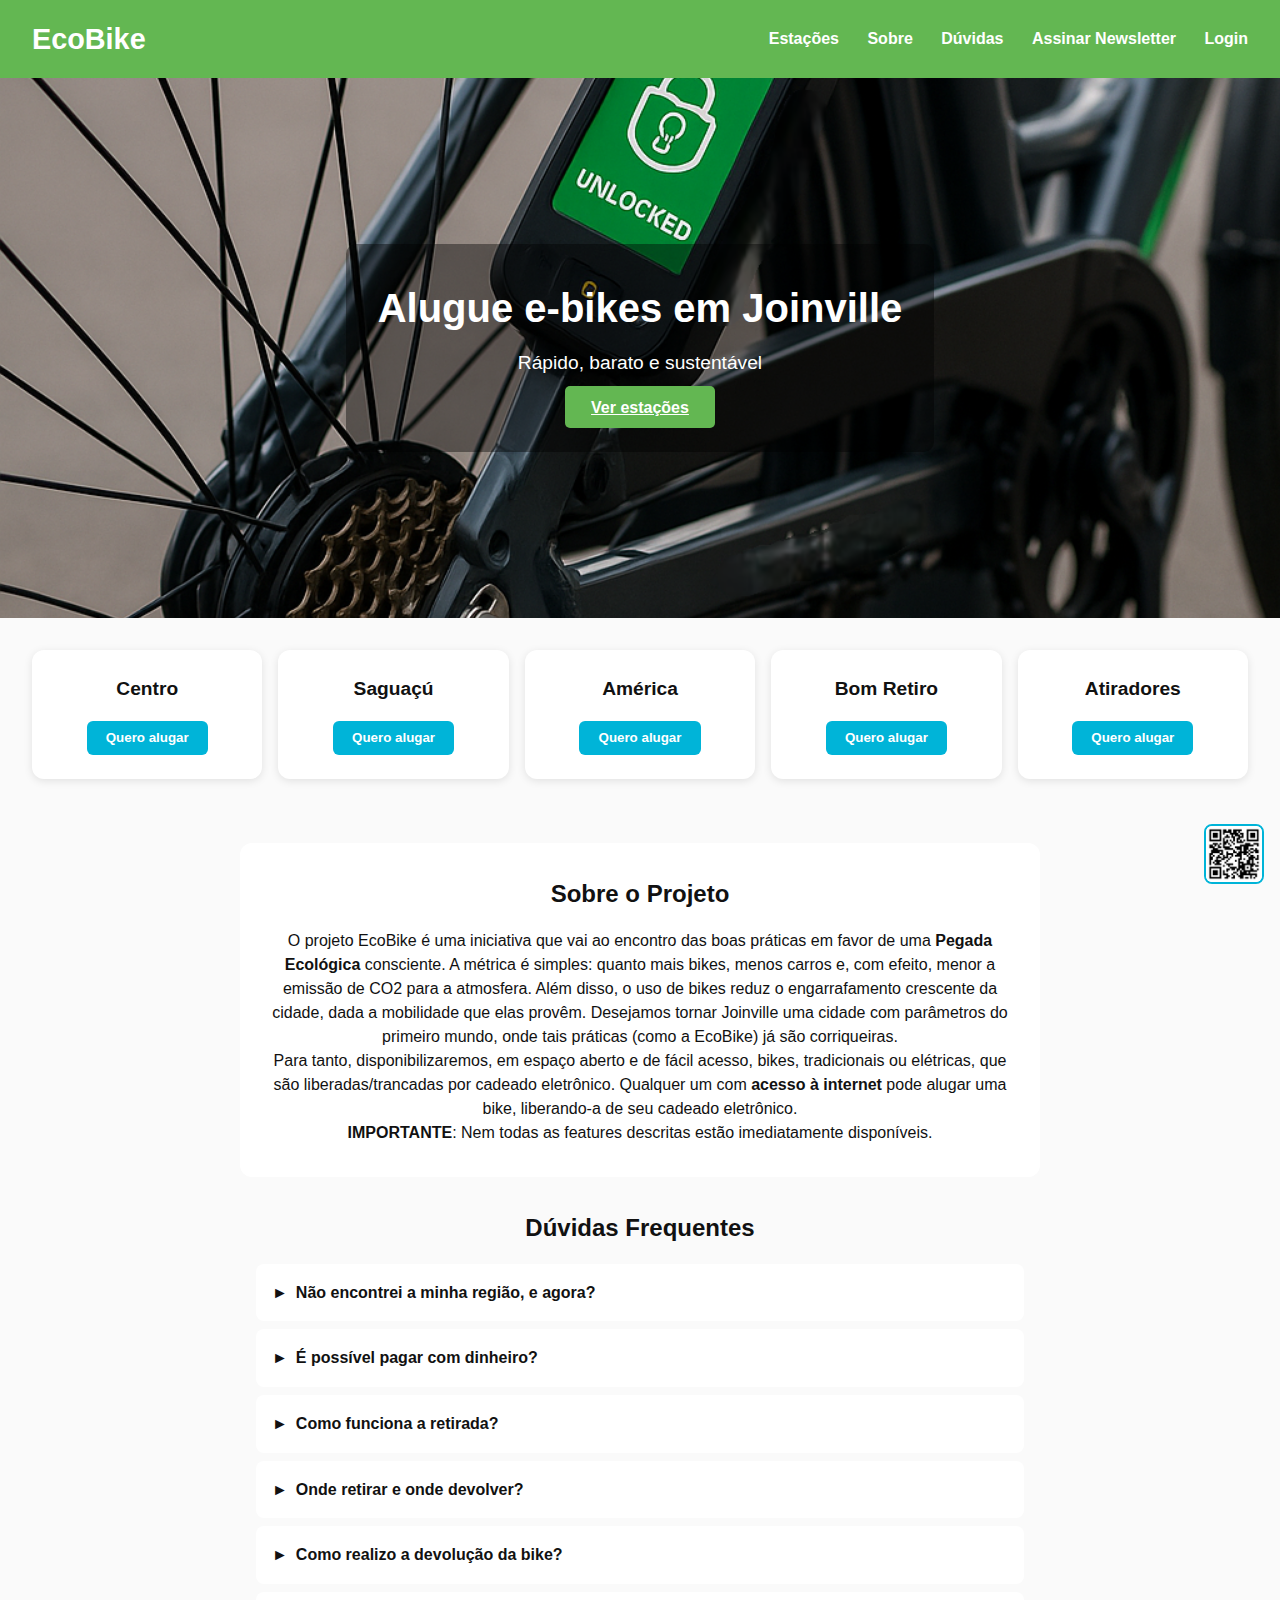
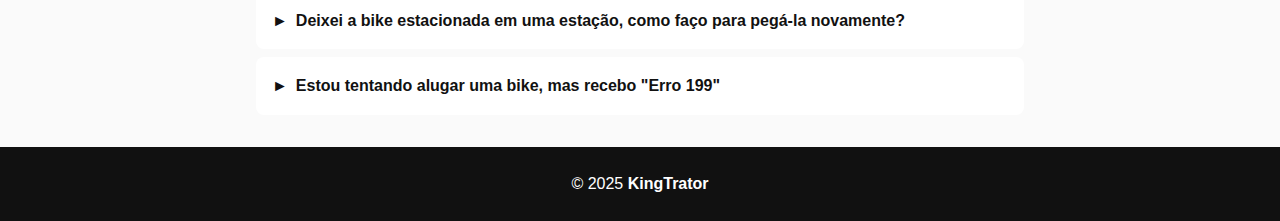
<file: index.html>
<!DOCTYPE html>
<html lang="pt-BR">
<head>
  <meta charset="UTF-8">
  <meta name="viewport" content="width=device-width,initial-scale=1">
  <title>EcoBike</title>
  <link rel="icon" type="image/x-icon" href="imgs/favicon.ico">

  <!-- Google Analytics -->
  <!--O site está conectado com meu Analytics, registrando informações sobre usuários que visitem a página.-->
  <script async src="https://www.googletagmanager.com/gtag/js?id=G-HBLCYV136S"></script>
  <script>
    window.dataLayer = window.dataLayer || [];
    function gtag(){ dataLayer.push(arguments); }
    gtag('js', new Date());
    gtag('config', 'G-HBLCYV136S');
  </script>

  <link rel="stylesheet" href="styles.css">
</head>
<body>

  <!-- HEADER -->
  <header class="site-header">
    <h1 class="site-title">EcoBike</h1>
    <nav>
      <a href="#estações">Estações</a>
      <a href="#sobre">Sobre</a>
      <a href="#faq">Dúvidas</a>
      <a href="#" id="nav-news">Assinar Newsletter</a>
      <a href="login.html" id="nav-login">Login</a> 
    </nav>
  </header>

  <!-- HERO (chamariz) COM PARALLAX ROTATIVO (css + js) -->
  <section class="hero" id="hero">
    <div class="hero-overlay">
      <h2>Alugue e-bikes em Joinville</h2>
      <p>Rápido, barato e sustentável</p>
      <a href="#estações" class="btn">Ver estações</a>
    </div>
  </section>

  <!-- ESTAÇÕES -->
  <main id="estações" class="card-container">
    <div class="card" data-bairro="Centro">
      <h3>Centro</h3>
      <button class="btn rent-btn">Quero alugar</button>
    </div>
    <div class="card" data-bairro="Saguaçú">
      <h3>Saguaçú</h3>
      <button class="btn rent-btn">Quero alugar</button>
    </div>
    <div class="card" data-bairro="América">
      <h3>América</h3>
      <button class="btn rent-btn">Quero alugar</button>
    </div>
    <div class="card" data-bairro="Bom Retiro">
      <h3>Bom Retiro</h3>
      <button class="btn rent-btn">Quero alugar</button>
    </div>
    <div class="card" data-bairro="Atiradores">
      <h3>Atiradores</h3>
      <button class="btn rent-btn">Quero alugar</button>
    </div>
  </main>

  <!-- MODAL DE INSCRIÇÃO AO ALUGUEL -->
  <div id="modal" class="modal hidden">
    <div class="modal-content">
      <span id="close-modal" class="close">×</span>
      <h2>Informe seus dados</h2>
      <form id="rental-form" action="GOOGLE_FORM_ACTION_URL" method="POST" target="hidden-form">
        <input type="hidden" name="entry.BAIRRO_ID" id="field-bairro">
        <label>Duração:
          <select name="entry.DURACAO_ID" id="field-duracao" required>
            <option value="1 dia">1 dia</option>
            <option value="1 semana">1 semana</option>
          </select>
        </label>
        <label>Tipo de bike:
          <select name="entry.BIKE_ID" id="field-bike" required>
            <option value="Elétrica">Elétrica</option>
            <option value="Convencional">Convencional</option>
          </select>
        </label>
        <label>Pagamento:
          <select name="entry.PAGAMENTO_ID" id="field-pagamento" required>
            <option value="Cartão de crédito">Cartão de crédito</option>
            <option value="Pix">Pix</option>
            <option value="Cartão de débito">Cartão de débito</option>
          </select>
        </label>
        <label>E-mail:
          <input type="email" name="entry.EMAIL_ID" id="field-email" required>
        </label>
        <button type="submit" class="btn">Enviar interesse</button>
      </form>
    </div>
  </div>
  <iframe name="hidden-form" style="display:none;"></iframe>

  <!-- SOBRE O PROJETO -->
  <section id="sobre" class="about">
    <h2>Sobre o Projeto</h2>
    <p>
      O projeto EcoBike é uma iniciativa que vai ao encontro das boas práticas em favor de uma <b>Pegada Ecológica</b>
      consciente. A métrica é simples: quanto mais bikes, menos carros e, com efeito, menor a emissão de CO2 para a atmosfera. Além disso, 
      o uso de bikes reduz o engarrafamento crescente da cidade, dada a mobilidade que elas provêm. Desejamos tornar Joinville uma cidade com parâmetros do
      primeiro mundo, onde tais práticas (como a EcoBike) já são corriqueiras.
    </p>
    <p>
      Para tanto, disponibilizaremos, em espaço aberto e de fácil acesso, bikes, tradicionais ou elétricas, que são liberadas/trancadas 
      por cadeado eletrônico. Qualquer um com <b>acesso à internet</b> pode alugar uma bike, liberando-a de seu cadeado eletrônico.
    </p>
    <p><b>IMPORTANTE</b>: Nem todas as features descritas estão imediatamente disponíveis.</p>
  </section>

  <!-- FAQ COLAPSÁVEL -->
  <section id="faq" class="faq">
    <h2>Dúvidas Frequentes</h2>
    <details>
      <summary>Não encontrei a minha região, e agora?</summary>
      <p>Estamos analisando a adesão de novas regiões. Assine nossa newsletter (gratuitamente) para manter-se informado.</p>
    </details>
    <details>
      <summary>É possível pagar com dinheiro?</summary>
      <p>Não é possível. As bikes são liberadas digitalmente, sem interferência de pessoal, por isso tudo é online.</p>
    </details>
    <details>
      <summary>Como funciona a retirada?</summary>
      <p>Seleciona-se a bike de interesse, efetua-se o pagamento e ela é liberada do cadeado eletrônico.</p>
    </details>
    <details>
      <summary>Onde retirar e onde devolver?</summary>
      <p>Retira-se no local de interesse. Pode-se devolver em qualquer estação.</p>
    </details>
    <details>
      <summary>Como realizo a devolução da bike?</summary>
      <p>Basta posicioná-la na plataforma de devolução e fechar o cadeado. Uma mensagem de confirmação será enviada em seu celular:</p>
      <p>(1) Devolver bike.</p>
      <p>(2) Estacioná-la (se zerados, renova os créditos automaticamente).</p>
    </details>
    <details>
      <summary>Deixei a bike estacionada em uma estação, como faço para pegá-la novamente?</summary>
      <p>Se ainda houver créditos disponíveis, você poderá desbloquear a bike pelo celular acessando sua conta e selecionando a bike em "bikes alugadas".</p>
    </details>
    <details>
      <summary>Estou tentando alugar uma bike, mas recebo "Erro 199"</summary>
      <p>O <b>Erro 199</b> indica que a bike em questão já foi alugada. O visor digital do cadeado de bikes alugadas fica amarelado, caso contrário, contate o suporte.</p>
    </details>
  </section>

  <!-- MODAL NEWSLETTER -->
  <div id="newsletter" class="modal hidden">
    <div class="modal-content">
      <span id="close-news" class="close">×</span>
      <h2>Assine nossa Newsletter</h2>
      <!-- NÃO ESTÁ FUNCIONADNO. EDITAR-->
      <!-- Não editei/corrigi nem mostrei na apresentação.-->
      <form id="newsletter-form" action="https://docs.google.com/forms/d/e/1FAIpQLSfXjwPrzi1bQD68ACTwOGt85hfKCfa2x36uSNqV-Aw75IFHWg/viewform?usp=sharing" method="POST" target="hidden-form">
        <label>Nome:
          <input type="text" name="entry.NOME_ID" required>
        </label>
        <label>E-mail:
          <input type="email" name="entry.EMAIL_NEWS_ID" required>
        </label>
        <button type="submit" class="btn">Enviar</button>
      </form>
    </div>
  </div>

  <!-- QR CODE -->
  <div id="qr-code" class="qr-code">
    <img src="imgs/siteQrCode.png" alt="QR Code EcoBike" id="qr-img">
  </div>

  <!-- FOOTER -->
  <footer class="site-footer">
    <p>© 2025 <a href="https://github.com/GeorgeTrator" target="_blank" id="footer-link">KingTrator</a></p>
  </footer>

  <script src="script.js"></script>
</body>
</html>
</file>
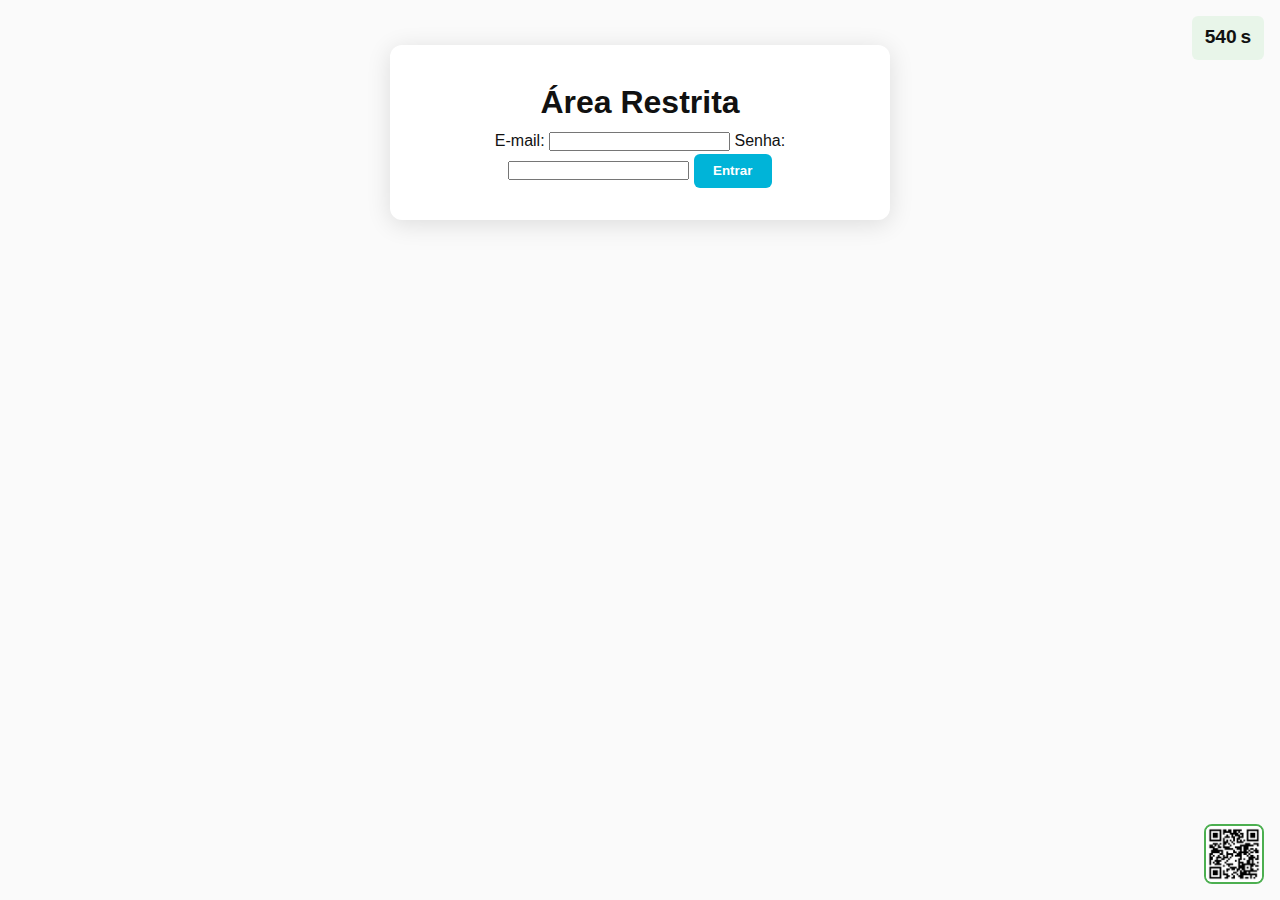
<file: login.html>
<!DOCTYPE html>
<html lang="pt-BR">
<head>
  <meta charset="UTF-8">
  <meta name="viewport" content="width=device-width,initial-scale=1">
  <title>EcoBike · Login & Apresentação</title>
  <link rel="icon" href="imgs/favicon.ico">

  <!-- Estilos globais -->
  <link rel="stylesheet" href="styles.css">
  <!-- Estilos de login e slides -->
  <link rel="stylesheet" href="login.css">
</head>
<body>
  <!-- ===== FORMULÁRIO DE LOGIN ===== -->
  <main class="login-container">
    <h1>Área Restrita</h1>
    <form id="login-form">
      <label>
        E‑mail:
        <input type="email" id="email" required>
      </label>
      <label>
        Senha:
        <input type="password" id="senha" required>
      </label>
      <button type="submit" class="btn">Entrar</button>
      <p id="erro" class="error hidden">E‑mail ou senha incorretos.</p>
    </form>
  </main>

  <!-- ===== SLIDES ===== -->
  <section id="restricted-content" class="hidden">

    <!-- SLIDE 1: Problema -->
    <div class="slide" id="slide-problema">
      <h2>Mobilidade em Joinville</h2>
      <div class="slide-content">
        <!-- Caixa de texto com leve contraste -->
        <div class="texto destaque-caixa">
          <p>(1) Rua XV, Av. Getúlio Vargas, Dona Francisca, Mons. Gercino...</p>
          <p>(2) Transporte público: caro, inflexível, gera CO₂.</p>
          <p>(3) Sustentável (bikes/patinetes) nem sempre disponível.</p>
          <p>(OBS) Trânsito = estresse → menos produtividade.</p>
        </div>
        <!-- Imagem com efeito hover dourado -->
        <div class="imagem">
          <img src="imgs/Logo.png" alt="Bicicleta Contextual">
        </div>
      </div>
      <div class="next-arrow" data-next="slide-publico">&#x21E8;</div>
    </div>

    <!-- SLIDE 2: Público-Alvo -->
    <div class="slide hidden" id="slide-publico">
      <h2>Público‑Alvo</h2>
      <div class="slide-content">
        <div class="texto destaque-caixa">
          <p>(1) 12 - 35 anos</p>
          <p>(2) Desenvolvimento pessoal, físico ou de saúde.</p>
          <p>(3) OBS: para as crianças o lúdico é um atrativo maior.</p>
        </div>
        <!-- Imagem que alterna ao clicar e amplia ao clicar duplo -->
        <div class="imagem clicavel" id="publico-img-container">
          <img src="imgs/jovens.png" alt="Jovens ilustrativos" id="publico-img">
        </div>
      </div>
      <div class="next-arrow" data-next="slide-eco">&#x21E8;</div>
    </div>

    <!-- SLIDE 3: Eco‑Bike -->
    <div class="slide hidden" id="slide-eco">
      <h2>EcoBike</h2>
      <div class="slide-content">
        <div class="texto destaque-caixa">
          <p>(1) Bikes de acesso direto (ao ar livre).</p>
          <p>(2) Totalmente digitalizada.</p>
          <p>(3) Estabelecendo uma cultura nova em Joinville.</p>        </div>
        <div class="imagem">
          <img src="imgs/solucao.png" alt="Imagem da solução Eco‑Bike">
        </div>
      </div>
      <div class="next-arrow" data-next="slide-vago">&#x21E8;</div>
    </div>

    <!-- SLIDE 4: Espaço vago -->
    <div class="slide hidden" id="slide-vago">
      <h2>Espaço vago</h2>
      <div class="slide-content">
        <div class="texto destaque-caixa">
          <p>(1) Iniciativa parecida: Tembici; RJ, SP...</p>
          <p>(2) A EcoBike supre o "vácuo de poder"</p>
          <p>(3) Petróleo Moderno: DADOS</p>        </div>
        <div class="imagem">
          <img src="imgs/competidores.png" alt="Oportunidade de mercado">
        </div>
      </div>
      <div class="next-arrow" data-next="slide-consideracoes">&#x21E8;</div>
    </div>

    <!-- SLIDE 5: Considerações Finais -->
    <div class="slide hidden" id="slide-consideracoes">
      <h2>Considerações Finais</h2>
      <div class="slide-content center-only">
        <img src="imgs/Equipe1.png" alt="Time EcoBike">
      </div>
    </div>

  </section>

  <!-- ===== QR‑CODE ===== -->
  <div id="qr-code" class="qr-code">
    <img src="imgs/siteQrCode.png" alt="QR Code EcoBike">
  </div>

  <!-- ===== TEMPORIZADOR ===== -->
  <div id="timer">540 s</div>

  <script src="login.js"></script>
</body>
</html>
</file>
<file: styles.css>
:root {
  --verde-logo: #63b752;
  --azul-logo: #00b4d8;
  --highlight: #ffe066;
  --branco: #fff;
  --preto: #111;
  --cinza-claro: #fafafa;
  --fundo-claro: #f4f4f4;
}

* {
  margin: 0;
  padding: 0;
  box-sizing: border-box;
}

body {
  font-family: 'Arial', sans-serif;
  background: var(--cinza-claro);
  color: var(--preto);
  line-height: 1.6;
}

/* HEADER */
.site-header {
  background: var(--verde-logo);
  padding: 1rem 2rem;
  display: flex;
  justify-content: space-between;
  align-items: center;
  position: sticky;
  top: 0;
  z-index: 100;
}
.site-title {
  color: var(--branco);
  font-size: 1.8rem;
  font-weight: bold;
}
.site-header nav a {
  color: var(--branco);
  margin-left: 1.5rem;
  text-decoration: none;
  font-weight: 600;
  transition: color .3s, transform .2s;
}
#nav-news:hover {
  color: var(--highlight);
  transform: scale(1.1);
}

/* HERO PARALLAX ROTATIVO */
.hero {
  background: var(--azul-logo);
  background-size: cover;
  background-position: center;
  background-attachment: fixed;
  min-height: 60vh;
  display: flex;
  align-items: center;
  justify-content: center;
  transition: background-image .8s ease-in-out; /*Suavia a transição do js */
}
.hero-overlay {
  background: rgba(0, 0, 0, 0.4);
  padding: 2rem;
  border-radius: 10px;
  text-align: center;
  color: var(--branco);
}
.hero h2 {
  font-size: 2.5rem;
  margin-bottom: 0.5rem;
}
.hero p {
  font-size: 1.2rem;
  margin-bottom: 1rem;
}
.hero .btn {
  background: var(--verde-logo);
  color: var(--branco);
  padding: 0.8rem 1.6rem;
  border: none;
  border-radius: 5px;
  font-weight: bold;
  cursor: pointer;
}
.hero .btn:hover {
  opacity: 0.9;
}

/* CARTÕES DE ESTAÇÕES */
.card-container {
  display: grid;
  grid-template-columns: repeat(auto-fit, minmax(220px, 1fr));
  gap: 1rem;
  padding: 2rem;
}
.card {
  background: var(--branco);
  border-radius: 12px;
  box-shadow: 0 2px 8px rgba(0,0,0,0.1);
  padding: 1.5rem;
  text-align: center;
  transition: transform 0.3s, box-shadow 0.3s;
}
.card:hover {
  transform: translateY(-5px);
  box-shadow: 0 4px 16px rgba(0,0,0,0.15);
}
.card h3 {
  margin-bottom: 1rem;
  font-size: 1.2rem;
}
.btn {
  background: var(--azul-logo);
  color: var(--branco);
  padding: 0.6rem 1.2rem;
  border: none;
  border-radius: 6px;
  cursor: pointer;
  font-weight: 600;
}
.btn:hover {
  opacity: 0.9;
}

/* MODAL */
.modal {
  position: fixed;
  inset: 0;
  background: rgba(0,0,0,0.7);
  display: flex;
  align-items: center;
  justify-content: center;
  padding: 1rem;
  z-index: 200;
}
.modal.hidden {
  display: none;
}
.modal-content {
  background: var(--branco);
  border-radius: 12px;
  padding: 2rem;
  width: 100%;
  max-width: 420px;
  box-shadow: 0 4px 24px rgba(0,0,0,0.2);
  position: relative;
}
.modal-content h2 {
  margin-bottom: 1rem;
}
.modal-content label {
  display: block;
  margin-bottom: 0.8rem;
  font-size: 0.95rem;
}
.modal-content select,
.modal-content input {
  width: 100%;
  padding: 0.6rem;
  margin-top: 0.3rem;
  margin-bottom: 1rem;
  border: 1px solid #ccc;
  border-radius: 6px;
}
.close {
  position: absolute;
  top: 0.8rem;
  right: 1rem;
  font-size: 1.4rem;
  cursor: pointer;
}

/* SOBRE */
.about {
  background: var(--branco);
  max-width: 800px;
  margin: 2rem auto;
  padding: 2rem;
  border-radius: 12px;
  transition: box-shadow 0.3s, transform 0.3s;
}
.about:hover {
  box-shadow: 0 4px 20px rgba(0,0,0,0.1);
  transform: translateY(-3px);
}
.about h2 {
  text-align: center;
  margin-bottom: 1rem;
}
.about p {
  text-align: center;
  line-height: 1.5;
}

/* FAQ */
.faq {
  max-width: 800px;
  margin: 2rem auto;
  padding: 0 1rem;
}
.faq h2 {
  text-align: center;
  margin-bottom: 1rem;
}
.faq details {
  background: var(--branco);
  padding: 1rem;
  margin-bottom: 0.5rem;
  border-radius: 8px;
  cursor: pointer;
  transition: background 0.3s;
}
.faq details[open],
.faq details:hover {
  background: var(--fundo-claro);
}
.faq summary {
  font-weight: 600;
  list-style: none;
}
.faq summary::-webkit-details-marker {
  display: none;
}
.faq summary::before {
  content: '►';
  display: inline-block;
  margin-right: 0.5rem;
  transition: transform 0.2s;
}
.faq details[open] summary::before {
  transform: rotate(90deg);
}

/* QR CODE */
.qr-code { position: fixed; bottom: 1rem; right: 1rem; width: 60px; height: 60px; cursor: pointer; z-index: 150; transition: transform 0.3s; }
.qr-code:hover { transform: scale(1.1); }
.qr-code img { width: 100%; height: 100%; border-radius: 8px; border: 2px solid var(--azul-logo); }

/* QR OVERLAY */
.qr-overlay { position: fixed; inset: 0; background: rgba(0,0,0,0.85); display: flex; align-items: center; justify-content: center; z-index: 250; }
.qr-overlay img { width: 80vw; max-width: 360px; border-radius: 12px; box-shadow: 0 0 24px var(--azul-logo); }

/* FOOTER */
.site-footer { background: var(--preto); color: var(--branco); text-align: center; padding: 1.5rem 0; margin-top: 2rem; }
#footer-link { color: var(--branco); text-decoration: none; font-weight: 600; transition: text-shadow 0.3s; }
#footer-link:hover { text-shadow: 0 0 8px var(--verde-logo); }

/* RESPONSIVO (mobile e desktop) */
@media (max-width: 768px) {
  .hero { min-height: 50vh; }
  .site-header { flex-wrap: wrap; padding: 1rem; }
  .site-header nav a { margin-left: 1rem; font-size: 0.9rem; }
}
@media (max-width: 480px) {
  .hero-overlay { padding: 1.5rem; }
  .card-container { padding: 1rem; }
}
</file>
<file: login.css>
:root {
  --verde-borda: #4caf50;
  --sombra: rgba(0,0,0,0.12);
  --highlight: #e8f5e9;
  --bg-destaque: rgba(0, 128, 0, 0.05);
}

/* ===== LOGIN ===== */
.login-container {
  max-width: 500px;
  margin: 5vh auto;
  padding: 2rem;
  background: var(--branco);
  border-radius: 12px;
  box-shadow: 0 4px 24px var(--sombra);
  text-align: center;
}
.error { color: #e63946; margin-top: 0.5rem; }
.hidden { display: none; }

/* ===== SLIDE ===== */
#restricted-content {
  margin-top: 2rem;
  text-align: center;
}
.slide {
  background: #fff;
  border: 3px solid var(--verde-borda);
  border-radius: 12px;
  box-shadow: 0 4px 16px var(--sombra);
  max-width: 900px;
  height: 600px;
  margin: 4rem auto;
  position: relative;
  transition: transform 0.3s, box-shadow 0.3s;
  display: flex;
  flex-direction: column;
}
/*Destaca o slide se o mouse o sobrepõe */
.slide:hover {
  transform: translateY(-8px) scale(1.02);
  box-shadow: 0 8px 32px var(--sombra);
}
.slide h2 {
  margin: 1.5rem 0 1rem;
  color: var(--verde-borda);
  font-size: 2rem;
  text-align: center;
}

/* Conteúdo lateral */
.slide-content {
  flex: 1;
  display: flex;
  align-items: center;
  justify-content: space-around;
  padding: 0 2rem;
}

/* Caixa de texto com destaque */
.destaque-caixa {
  width: 50%;
  background: var(--bg-destaque);
  padding: 1rem;
  border-radius: 8px;
  overflow-y: auto;
  font-size: 1rem;
  line-height: 1.6;
}
.destaque-caixa p + p {
  margin-top: 1rem;
}

/* Imagens */
.imagem {
  width: 40%;
  text-align: center;
  cursor: default;
}
.imagem img {
  max-width: 100%;
  max-height: 100%;
  border-radius: 8px;
  box-shadow: 0 4px 16px var(--sombra);
  transition: box-shadow 0.3s, transform 0.3s;
}
.imagem img:hover {
  box-shadow: 0 4px 16px rgba(255,215,0,0.4);
  transform: translateY(-4px);
}

/* ===== ÚLTIMO SLIDE: só imagem central ===== */
.center-only {
  justify-content: center !important;
}

/* ===== ÚLTIMO SLIDE: garante que a imagem caiba dentro do slide ===== */
#slide-consideracoes .slide-content img {
  max-width: 80%;        /* não ultrapassa 80% da largura */
  max-height: 480px;      /* não ultrapassa 480px de altura */
  width: auto;
  height: auto;
  object-fit: contain;    /* preserva proporção */
  border-radius: 8px;
  box-shadow: 0 4px 16px var(--sombra);
}

/* ===== SETA AVANÇAR ===== */
.next-arrow {
  position: absolute;
  bottom: 1rem;
  right: 1.5rem;
  font-size: 2.5rem;
  color: var(--verde-borda);
  cursor: pointer;
  transition: transform 0.2s, color 0.2s;
}
.next-arrow:hover {
  transform: translateX(6px);
  color: #388e3c;
}

/* ===== QR CODE ===== */
.qr-code {
  position: fixed;
  bottom: 1rem;
  right: 1rem;
  width: 60px;
  height: 60px;
  cursor: pointer;
  z-index: 150;
  transition: transform 0.3s;
}
.qr-code:hover {
  transform: scale(1.1);
}
.qr-code img {
  width: 100%;
  height: 100%;
  border-radius: 8px;
  border: 2px solid var(--verde-borda);
}
.qr-overlay {
  position: fixed;
  inset: 0;
  background: rgba(0,0,0,0.85);
  display: flex;
  align-items: center;
  justify-content: center;
  z-index: 250;
}
.qr-overlay img {
  width: 90vw;
  max-width: 600px;
  border-radius: 12px;
  box-shadow: 0 0 24px var(--verde-borda);
}

/* ===== TEMPORIZADOR ===== */
#timer {
  position: fixed;
  top: 1rem;
  right: 1rem;
  font-size: 1.2rem;
  font-weight: bold;
  background: var(--highlight);
  padding: 0.4rem 0.8rem;
  border-radius: 6px;
  z-index: 200;
  transition: all 1s ease;
}

/* ===== TELA FINAL ===== */
body.fade-to-black {
  animation: fadeBackground 2s forwards;
}
@keyframes fadeBackground {
  to { background: #000; }
}
#timer.move-to-center {
  top: 50%;
  right: 50%;
  transform: translate(50%,-50%) scale(2);
  opacity: 0;
  transition: all 2s ease;
}
#skull {
  position: fixed;
  top: 50%;
  left: 50%;
  transform: translate(-50%,-50%);
  width: 200px;
  opacity: 0;
  transition: opacity 2s ease 2s;
}
#skull.fade-in {
  opacity: 1;
}
</file>
